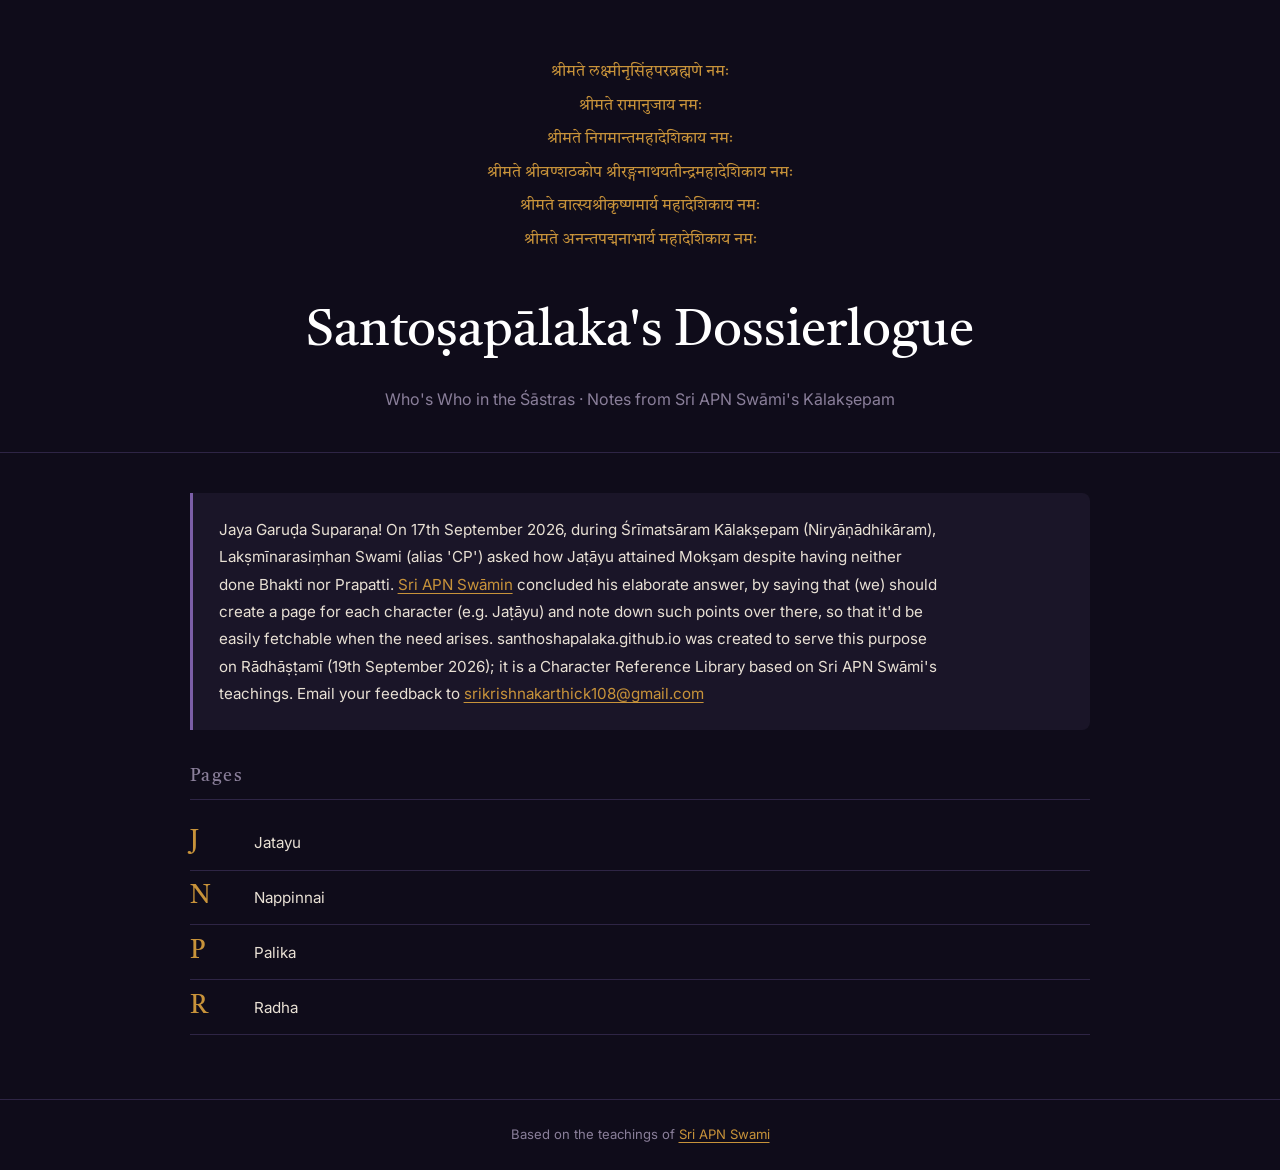
<file: index.html>
<!DOCTYPE html>
<html lang="en">
<head>
  <meta charset="UTF-8" />
  <meta name="viewport" content="width=device-width, initial-scale=1.0" />
  <title>Santoṣapālaka · Śāstric-Character Dossier Library</title>
  <meta name="description" content="Shastric-Character Dossier Library inspired by Sri APN Swāmi's teachings" />
  <link rel="preconnect" href="https://fonts.googleapis.com" />
  <link href="https://fonts.googleapis.com/css2?family=Tiro+Devanagari+Sanskrit:ital@0;1&family=Inter:wght@400;500&display=swap" rel="stylesheet" />
  <link rel="stylesheet" href="style.css" />
</head>
<body>

  <header class="site-header">
    <div class="container">
      <div class="mangalacharanam">
        <p>श्रीमते लक्ष्मीनृसिंहपरब्रह्मणे नमः</p>
        <p>श्रीमते रामानुजाय नमः</p>
        <p>श्रीमते निगमान्तमहादेशिकाय नमः</p>
        <p>श्रीमते श्रीवण्शठकोप श्रीरङ्गनाथयतीन्द्रमहादेशिकाय नमः</p>
        <p>श्रीमते वात्स्यश्रीकृष्णमार्य महादेशिकाय नमः</p>
        <p>श्रीमते अनन्तपद्मनाभार्य महादेशिकाय नमः</p>
      </div>
      <h1 class="site-title">Santoṣapālaka's Dossierlogue</h1>
      <p class="site-sub">Who's Who in the Śāstras · Notes from Sri APN Swāmi's Kālakṣepam</p>
    </div>
  </header>

  <main class="container">

    <section class="about-section">
      <p class="about-text">
        Jaya Garuḍa Suparaṇa! On 17th September 2026, during Śrīmatsāram Kālakṣepam (Niryāṇādhikāram), Lakṣmīnarasiṃhan  Swami (alias 'CP') asked how Jaṭāyu attained Mokṣam despite having neither done Bhakti nor Prapatti. <a href="https://apnswami.wordpress.com/" target="_blank" rel="noopener" class="inline-link">Sri APN Swāmin</a> concluded his elaborate answer, by saying that (we) should create a page for each character (e.g. Jaṭāyu) and note down such points over there, so that it'd be easily fetchable when the need arises. santhoshapalaka.github.io was created to serve this purpose on Rādhāṣṭamī (19th September 2026); it is a Character Reference Library based on Sri APN Swāmi's teachings. Email your feedback to <a href="mailto:srikrishnakarthick108@gmail.com" class="inline-link">srikrishnakarthick108@gmail.com</a>
      </p>
    </section>

    <section class="pages-section">
      <h2 class="pages-heading">Pages</h2>

      <div class="alpha-group">
        <h3 class="alpha-letter">J</h3>
        <ul class="pages-list">
          <li><a href="characters/jatayu.html">Jatayu</a></li>
        </ul>
      </div>

      <div class="alpha-group">
        <h3 class="alpha-letter">N</h3>
        <ul class="pages-list">
          <li><a href="characters/nappinnai.html">Nappinnai</a></li>
        </ul>
      </div>

      <div class="alpha-group">
        <h3 class="alpha-letter">P</h3>
        <ul class="pages-list">
          <li><a href="characters/palika.html">Palika</a></li>
        </ul>
      </div>

      <div class="alpha-group">
        <h3 class="alpha-letter">R</h3>
        <ul class="pages-list">
          <li><a href="characters/radha.html">Radha</a></li>
        </ul>
      </div>

    </section>

  </main>

  <footer class="site-footer">
    <div class="container">
      <p>Based on the teachings of <a href="https://apnswami.wordpress.com/" target="_blank" rel="noopener" class="inline-link">Sri APN Swami</a></p>
    </div>
  </footer>

</body>
</html>
</file>
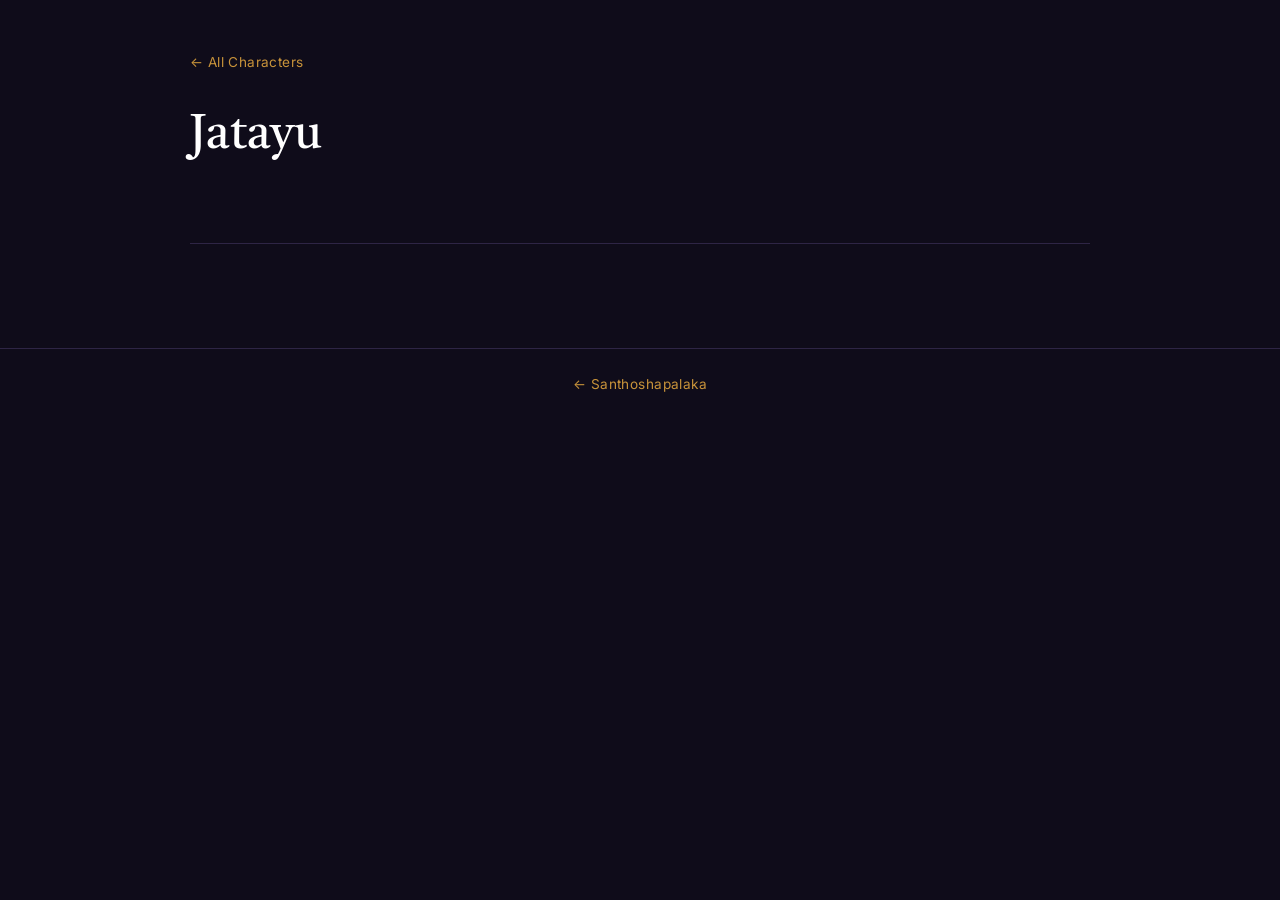
<file: characters/jatayu.html>
<!DOCTYPE html>
<html lang="en">
<head>
  <meta charset="UTF-8" />
  <meta name="viewport" content="width=device-width, initial-scale=1.0" />
  <title>Jatayu · Santhoshapalaka</title>
  <link rel="preconnect" href="https://fonts.googleapis.com" />
  <link href="https://fonts.googleapis.com/css2?family=Tiro+Devanagari+Sanskrit:ital@0;1&family=Inter:wght@400;500&display=swap" rel="stylesheet" />
  <link rel="stylesheet" href="../style.css" />
</head>
<body>
  <main class="container">
    <header class="char-header">
      <a class="back-link" href="../index.html">← All Characters</a>
      <h1>Jatayu</h1>
      <p class="char-tagline">&nbsp;</p>
    </header>
    <div class="char-body">
      <!-- Add content here -->
    </div>
  </main>
  <footer class="site-footer">
    <div class="container">
      <p><a class="back-link" href="../index.html">← Santhoshapalaka</a></p>
    </div>
  </footer>
</body>
</html>
</file>
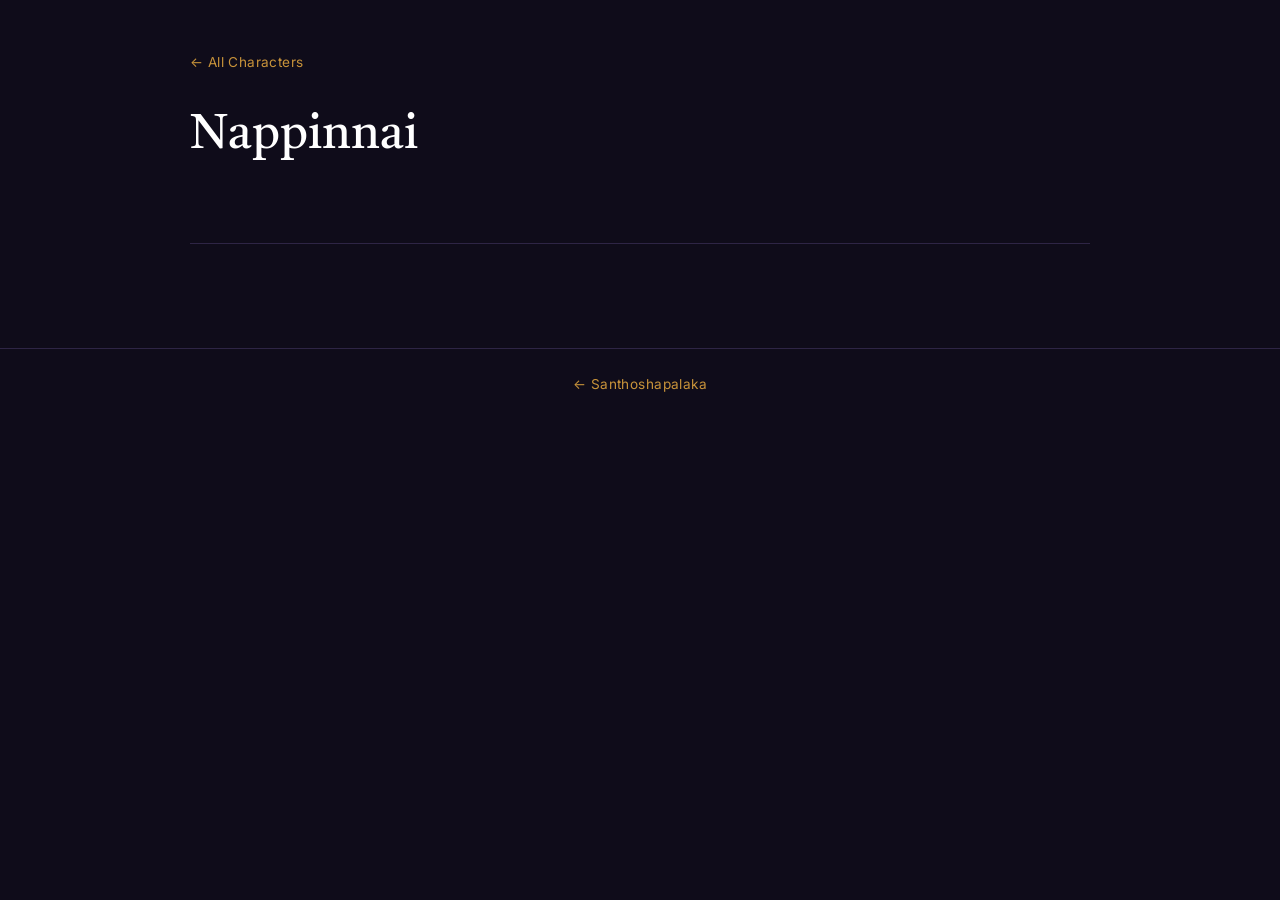
<file: characters/nappinnai.html>
<!DOCTYPE html>
<html lang="en">
<head>
  <meta charset="UTF-8" />
  <meta name="viewport" content="width=device-width, initial-scale=1.0" />
  <title>Nappinnai · Santhoshapalaka</title>
  <link rel="preconnect" href="https://fonts.googleapis.com" />
  <link href="https://fonts.googleapis.com/css2?family=Tiro+Devanagari+Sanskrit:ital@0;1&family=Inter:wght@400;500&display=swap" rel="stylesheet" />
  <link rel="stylesheet" href="../style.css" />
</head>
<body>
  <main class="container">
    <header class="char-header">
      <a class="back-link" href="../index.html">← All Characters</a>
      <h1>Nappinnai</h1>
      <p class="char-tagline">&nbsp;</p>
    </header>
    <div class="char-body">
      <!-- Add content here -->
    </div>
  </main>
  <footer class="site-footer">
    <div class="container">
      <p><a class="back-link" href="../index.html">← Santhoshapalaka</a></p>
    </div>
  </footer>
</body>
</html>
</file>
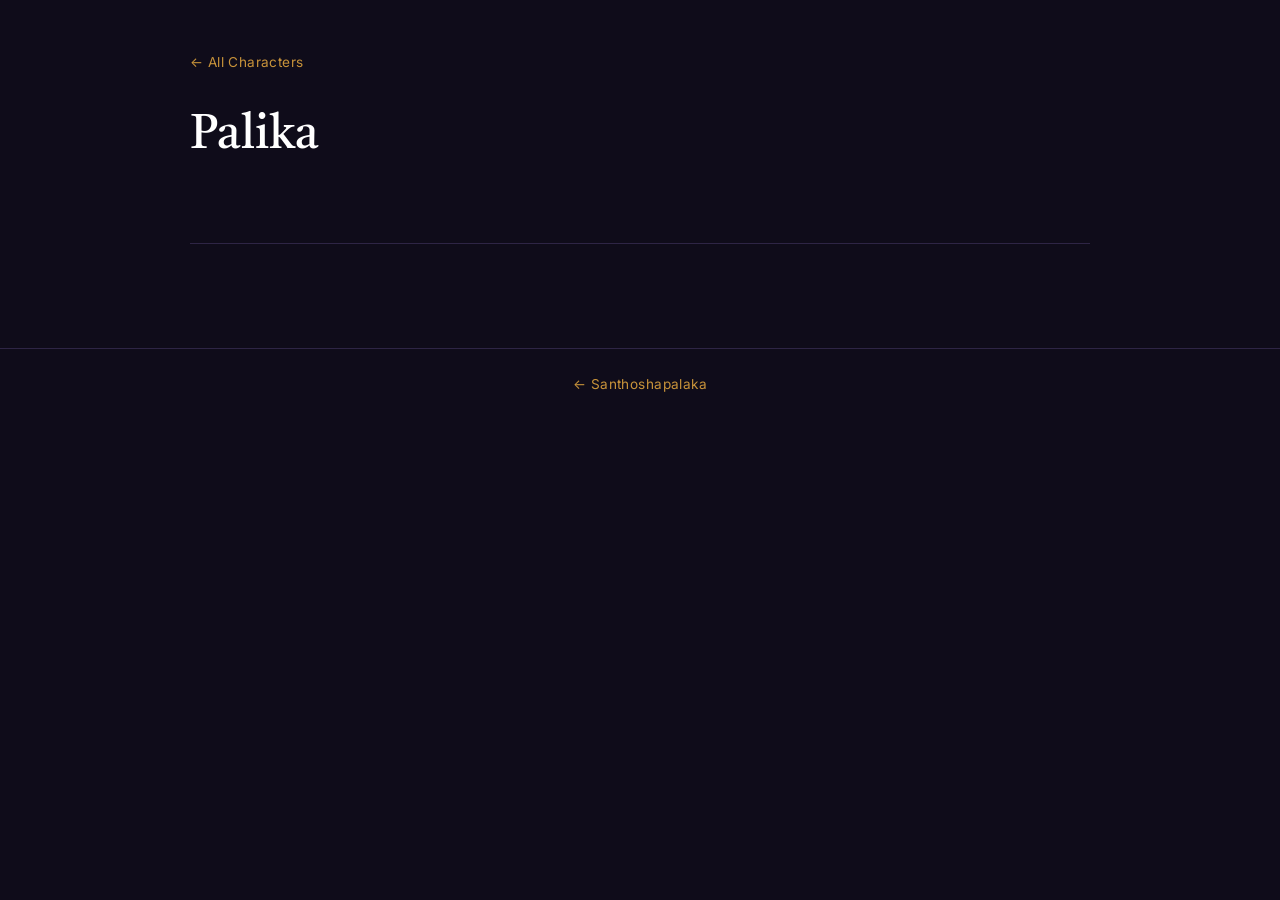
<file: characters/palika.html>
<!DOCTYPE html>
<html lang="en">
<head>
  <meta charset="UTF-8" />
  <meta name="viewport" content="width=device-width, initial-scale=1.0" />
  <title>Palika · Santhoshapalaka</title>
  <link rel="preconnect" href="https://fonts.googleapis.com" />
  <link href="https://fonts.googleapis.com/css2?family=Tiro+Devanagari+Sanskrit:ital@0;1&family=Inter:wght@400;500&display=swap" rel="stylesheet" />
  <link rel="stylesheet" href="../style.css" />
</head>
<body>
  <main class="container">
    <header class="char-header">
      <a class="back-link" href="../index.html">← All Characters</a>
      <h1>Palika</h1>
      <p class="char-tagline">&nbsp;</p>
    </header>
    <div class="char-body">
      <!-- Add content here -->
    </div>
  </main>
  <footer class="site-footer">
    <div class="container">
      <p><a class="back-link" href="../index.html">← Santhoshapalaka</a></p>
    </div>
  </footer>
</body>
</html>
</file>
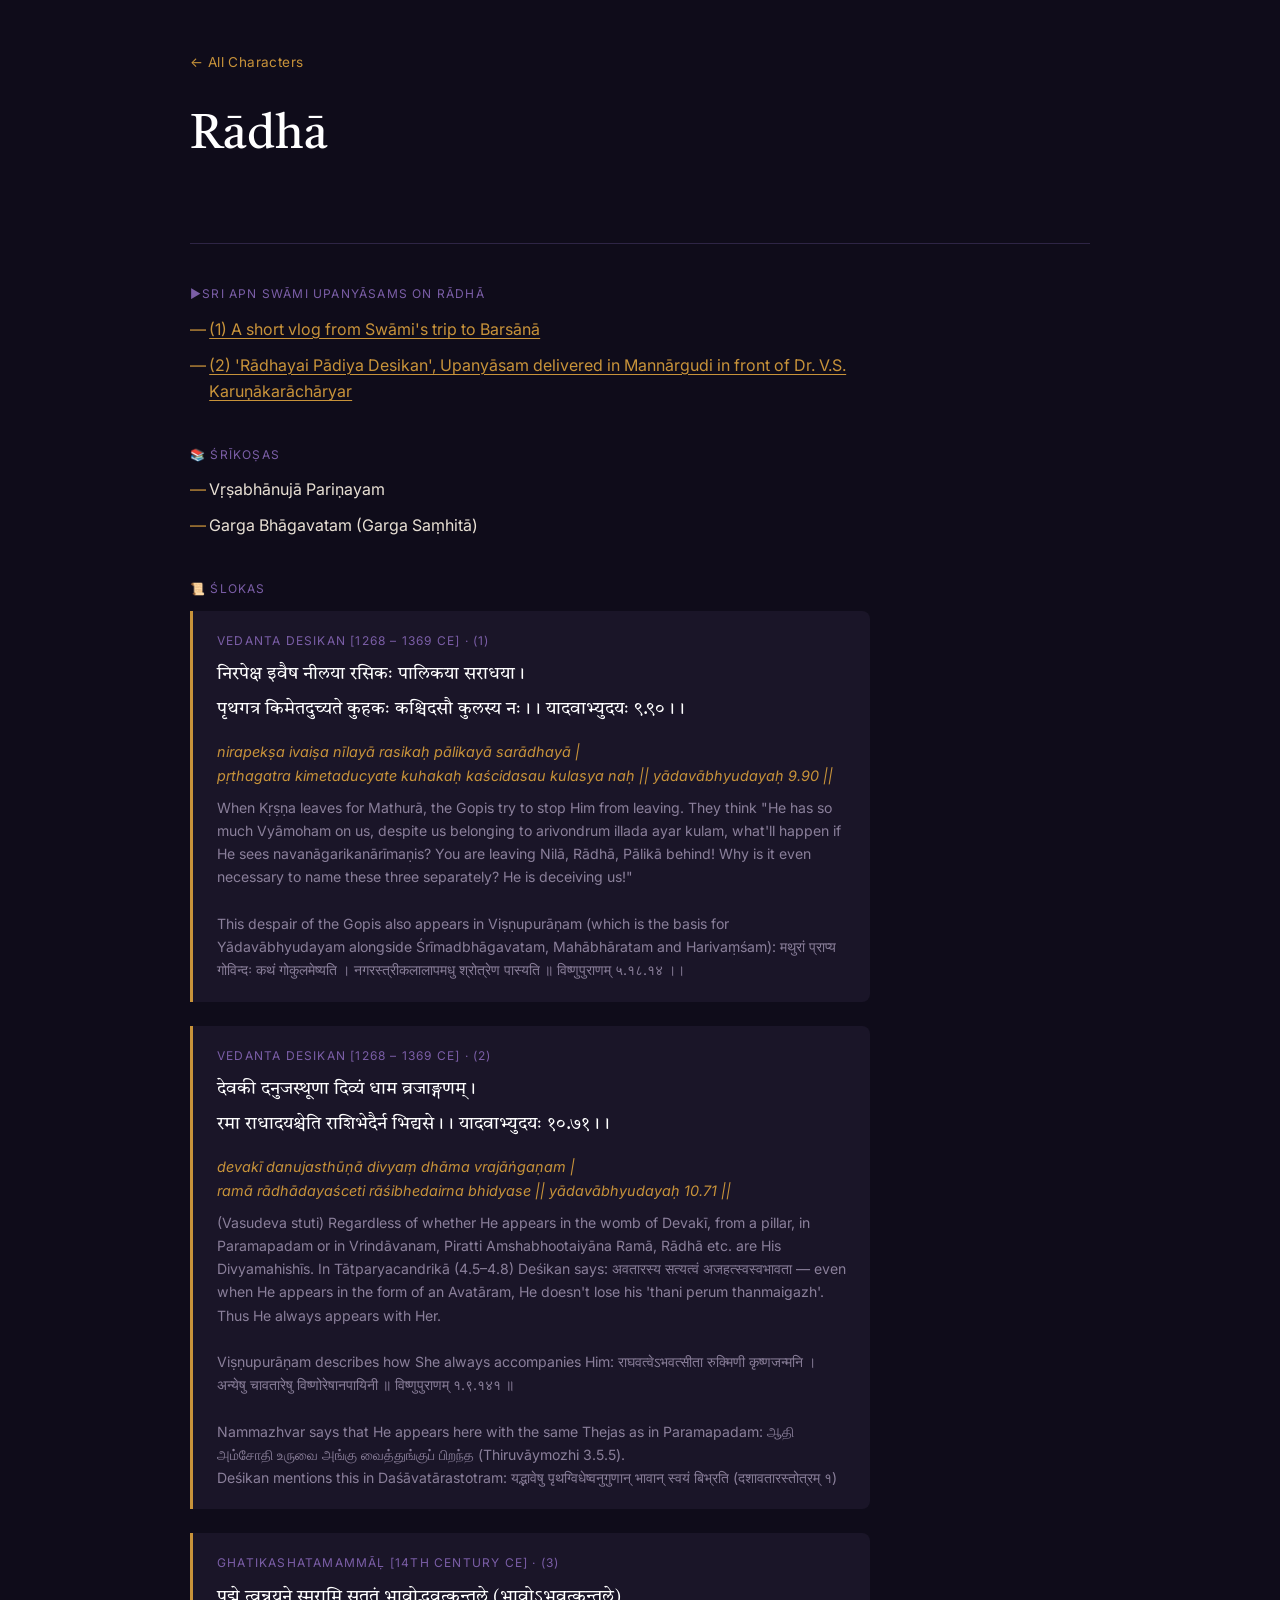
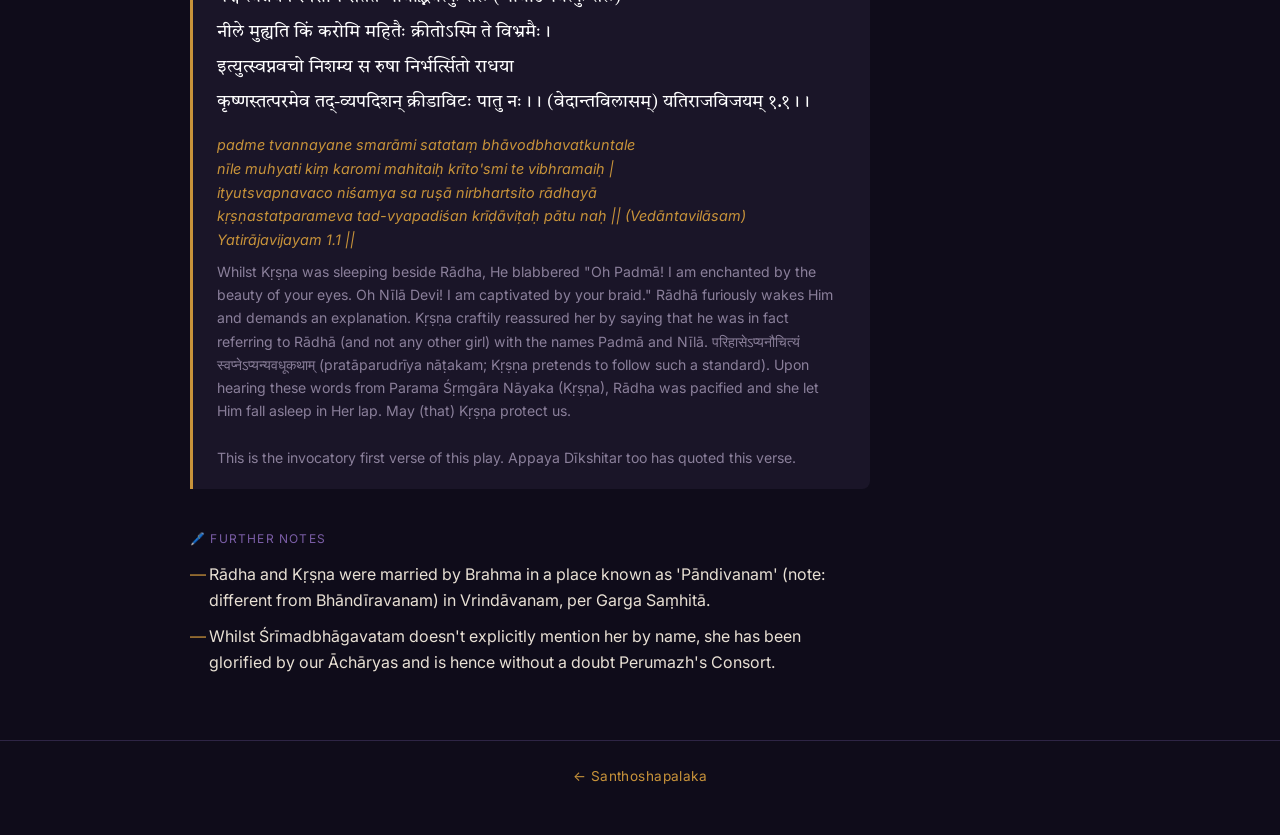
<file: characters/radha.html>
<!DOCTYPE html>
<html lang="en">
<head>
  <meta charset="UTF-8" />
  <meta name="viewport" content="width=device-width, initial-scale=1.0" />
  <title>Rādhā · Santhoshapalaka</title>
  <link rel="preconnect" href="https://fonts.googleapis.com" />
  <link href="https://fonts.googleapis.com/css2?family=Tiro+Devanagari+Sanskrit:ital@0;1&family=Inter:wght@400;500&display=swap" rel="stylesheet" />
  <link rel="stylesheet" href="../style.css" />
</head>
<body>
  <main class="container">
    <header class="char-header">
      <a class="back-link" href="../index.html">← All Characters</a>
      <h1>Rādhā</h1>
      <p class="char-tagline">&nbsp;</p>
    </header>
    <div class="char-body">
            <section>
        <p class="section-label">▶️Sri APN Swāmi Upanyāsams on Rādhā</p>
        <ul class="points">
          <li><a href="https://youtu.be/nr-trlc4yMg?si=d-yq3miMCXzphqVF" target="_blank" rel="noopener" class="inline-link">(1) A short vlog from Swāmi's trip to Barsānā</a></li>
          <li><a href="https://youtu.be/2FraQVCN67s?si=JPBQKI8BaWYE865y" target="_blank" rel="noopener" class="inline-link">(2) 'Rādhayai Pādiya Desikan', Upanyāsam delivered in Mannārgudi in front of Dr. V.S. Karuṇākarāchāryar</a></li>
        </ul>
      </section>

      <section>
        <p class="section-label">📚 Śrīkoṣas</p>
        <ul class="points">
          <li>Vṛṣabhānujā Pariṇayam</li>
          <li> Garga Bhāgavatam (Garga Saṃhitā)</li>
        </ul>
      </section>

      <section>
        <p class="section-label">📜 Ślokas</p>
        <div class="shloka-list">

          <div class="shloka">
            <p class="section-label" style="margin-bottom:0.5rem;">Vedanta Desikan [1268 – 1369 CE] · (1)</p>
            <p class="devanagari">निरपेक्ष इवैष नीलया रसिकः पालिकया सराधया ।<br>पृथगत्र किमेतदुच्यते कुहकः कश्चिदसौ कुलस्य नः ।। यादवाभ्युदयः ९.९० ।।</p>
            <p class="transliteration">nirapekṣa ivaiṣa nīlayā rasikaḥ pālikayā sarādhayā |<br>pṛthagatra kimetaducyate kuhakaḥ kaścidasau kulasya naḥ || yādavābhyudayaḥ 9.90 ||</p>
            <p class="meaning">When Kṛṣṇa leaves for Mathurā, the Gopis try to stop Him from leaving. They think "He has so much Vyāmoham on us, despite us belonging to arivondrum illada ayar kulam, what'll happen if He sees navanāgarikanārīmaṇis? You are leaving Nilā, Rādhā, Pālikā behind! Why is it even necessary to name these three separately? He is deceiving us!"<br><br>This despair of the Gopis also appears in Viṣṇupurāṇam (which is the basis for Yādavābhyudayam alongside Śrīmadbhāgavatam, Mahābhāratam and Harivaṃśam): मथुरां प्राप्य गोविन्दः कथं गोकुलमेष्यति । नगरस्त्रीकलालापमधु श्रोत्रेण पास्यति ॥ विष्णुपुराणम् ५.१८.१४ ।।</p>
          </div>

          <div class="shloka">
            <p class="section-label" style="margin-bottom:0.5rem;">Vedanta Desikan [1268 – 1369 CE] · (2)</p>
            <p class="devanagari">देवकी दनुजस्थूणा दिव्यं धाम व्रजाङ्गणम् ।<br>रमा राधादयश्चेति राशिभेदैर्न भिद्यसे ।। यादवाभ्युदयः १०.७१ ।।</p>
            <p class="transliteration">devakī danujasthūṇā divyaṃ dhāma vrajāṅgaṇam |<br>ramā rādhādayaśceti rāśibhedairna bhidyase || yādavābhyudayaḥ 10.71 ||</p>
            <p class="meaning">(Vasudeva stuti) Regardless of whether He appears in the womb of Devakī, from a pillar, in Paramapadam or in Vrindāvanam, Piratti Amshabhootaiyāna Ramā, Rādhā etc. are His Divyamahishīs. In Tātparyacandrikā (4.5–4.8) Deśikan says: अवतारस्य सत्यत्वं अजहत्स्वस्वभावता — even when He appears in the form of an Avatāram, He doesn't lose his 'thani perum thanmaigazh'. Thus He always appears with Her.<br><br>Viṣṇupurāṇam describes how She always accompanies Him: राघवत्वेऽभवत्सीता रुक्मिणी कृष्णजन्मनि । अन्येषु चावतारेषु विष्णोरेषानपायिनी ॥ विष्णुपुराणम् १.९.१४१ ॥<br><br>Nammazhvar says that He appears here with the same Thejas as in Paramapadam: ஆதி அம்சோதி உருவை அங்கு வைத்துங்குப் பிறந்த (Thiruvāymozhi 3.5.5).<br>Deśikan mentions this in Daśāvatārastotram: यद्भावेषु पृथग्विधेष्वनुगुणान् भावान् स्वयं बिभ्रति (दशावतारस्तोत्रम् १)</p>
          </div>

          <div class="shloka">
            <p class="section-label" style="margin-bottom:0.5rem;">Ghatikashatamammāḷ [14th Century CE] · (3)</p>
            <p class="devanagari">पद्मे त्वन्नयने स्मरामि सततं भावोद्भवत्कुन्तले (भावोऽभवत्कुन्तले)<br>नीले मुह्यति किं करोमि महितैः क्रीतोऽस्मि ते विभ्रमैः ।<br>इत्युत्स्वप्नवचो निशम्य स रुषा निर्भर्त्सितो राधया<br>कृष्णस्तत्परमेव तद्-व्यपदिशन् क्रीडाविटः पातु नः ।। (वेदान्तविलासम्) यतिराजविजयम् १.१ ।।</p>
            <p class="transliteration">padme tvannayane smarāmi satataṃ bhāvodbhavatkuntale<br>nīle muhyati kiṃ karomi mahitaiḥ krīto'smi te vibhramaiḥ |<br>ityutsvapnavaco niśamya sa ruṣā nirbhartsito rādhayā<br>kṛṣṇastatparameva tad-vyapadiśan krīḍāviṭaḥ pātu naḥ || (Vedāntavilāsam) Yatirājavijayam 1.1 ||</p>
            <p class="meaning">Whilst Kṛṣṇa was sleeping beside Rādha, He blabbered "Oh Padmā! I am enchanted by the beauty of your eyes. Oh Nīlā Devi! I am captivated by your braid." Rādhā furiously wakes Him and demands an explanation. Kṛṣṇa craftily reassured her by saying that he was in fact referring to Rādhā (and not any other girl) with the names Padmā and Nīlā. परिहासेऽप्यनौचित्यं स्वप्नेऽप्यन्यवधूकथाम् (pratāparudrīya nāṭakam; Kṛṣṇa pretends to follow such a standard). Upon hearing these words from Parama Śṛṃgāra Nāyaka (Kṛṣṇa), Rādha was pacified and she let Him fall asleep in Her lap. May (that) Kṛṣṇa protect us.<br><br>This is the invocatory first verse of this play. Appaya Dīkshitar too has quoted this verse.</p>
          </div>

        </div>
      </section>

      <section>
        <p class="section-label">🖊️ Further Notes</p>
        <ul class="points">
          <li>Rādha and Kṛṣṇa were married by Brahma in a place known as 'Pāndivanam' (note: different from Bhāndīravanam) in Vrindāvanam, per Garga Saṃhitā.</li>
          <li>Whilst Śrīmadbhāgavatam doesn't explicitly mention her by name, she has been glorified by our Āchāryas and is hence without a doubt Perumazh's Consort.</li>
        </ul>
      </section>
    </div>
  </main>
  <footer class="site-footer">
    <div class="container">
      <p><a class="back-link" href="../index.html">← Santhoshapalaka</a></p>
    </div>
  </footer>
</body>
</html>
</file>
<file: style.css>
/* ── Tokens ───────────────────────────────────── */
:root {
  --bg:        #0f0c1a;
  --surface:   #1a1528;
  --border:    #2e2545;
  --accent:    #c8933a;
  --accent2:   #7b5ea7;
  --text:      #e8e0d4;
  --muted:     #8a7f9a;
  --font-sans: 'Inter', system-ui, sans-serif;
  --font-serif:'Tiro Devanagari Sanskrit', Georgia, serif;
  --max:       900px;
}

/* ── Reset ────────────────────────────────────── */
*, *::before, *::after { box-sizing: border-box; margin: 0; padding: 0; }
html { scroll-behavior: smooth; }

body {
  background: var(--bg);
  color: var(--text);
  font-family: var(--font-sans);
  font-size: 1rem;
  line-height: 1.65;
  min-height: 100vh;
}

/* ── Layout ───────────────────────────────────── */
.container {
  width: min(var(--max), 100% - 2.5rem);
  margin-inline: auto;
}

/* ── Header ───────────────────────────────────── */
.site-header {
  border-bottom: 1px solid var(--border);
  padding: 3.5rem 0 2.5rem;
  text-align: center;
}

.site-eyebrow {
  font-family: var(--font-serif);
  font-size: 1.25rem;
  color: var(--accent);
  letter-spacing: 0.04em;
  margin-bottom: 0.5rem;
}

.site-title {
  font-family: var(--font-serif);
  font-size: clamp(2rem, 5vw, 3.2rem);
  font-weight: 400;
  color: #fff;
  margin-bottom: 0.75rem;
}

.site-sub {
  color: var(--muted);
  max-width: 52ch;
  margin-inline: auto;
}

/* ── Character grid ───────────────────────────── */
.grid {
  display: grid;
  grid-template-columns: repeat(auto-fill, minmax(200px, 1fr));
  gap: 1.25rem;
  padding: 3rem 0;
}

.card {
  display: block;
  background: var(--surface);
  border: 1px solid var(--border);
  border-radius: 10px;
  padding: 1.75rem 1.5rem;
  text-decoration: none;
  color: var(--text);
  transition: border-color .2s, transform .2s;
}
.card:hover {
  border-color: var(--accent);
  transform: translateY(-3px);
}
.card-symbol {
  display: block;
  font-size: 1.8rem;
  margin-bottom: 1rem;
}
.card h2 {
  font-family: var(--font-serif);
  font-size: 1.3rem;
  font-weight: 400;
  color: #fff;
  margin-bottom: 0.4rem;
}
.card p {
  font-size: 0.88rem;
  color: var(--muted);
  line-height: 1.5;
}

/* ── Character page ───────────────────────────── */
.char-header {
  padding: 3rem 0 2rem;
  border-bottom: 1px solid var(--border);
}
.back-link {
  display: inline-block;
  color: var(--accent);
  text-decoration: none;
  font-size: 0.85rem;
  margin-bottom: 1.5rem;
  letter-spacing: 0.03em;
}
.back-link:hover { text-decoration: underline; }

.char-symbol {
  font-size: 2.5rem;
  margin-bottom: 0.75rem;
  display: block;
}
.char-header h1 {
  font-family: var(--font-serif);
  font-size: clamp(2rem, 5vw, 3rem);
  font-weight: 400;
  color: #fff;
  margin-bottom: 0.5rem;
}
.char-tagline {
  color: var(--muted);
  max-width: 58ch;
}

/* ── Sections ─────────────────────────────────── */
.char-body {
  padding: 2.5rem 0 4rem;
  display: flex;
  flex-direction: column;
  gap: 2.5rem;
}

.section-label {
  font-size: 0.75rem;
  letter-spacing: 0.1em;
  color: var(--accent2);
  text-transform: uppercase;
  margin-bottom: 0.75rem;
}

.section-label + p,
.section-label + ul {
  max-width: 66ch;
}

ul.points {
  list-style: none;
  display: flex;
  flex-direction: column;
  gap: 0.6rem;
}
ul.points li {
  padding-left: 1.2rem;
  position: relative;
  color: var(--text);
}
ul.points li::before {
  content: '—';
  position: absolute;
  left: 0;
  color: var(--accent);
}

/* ── Shloka block ─────────────────────────────── */
.shloka-list {
  display: flex;
  flex-direction: column;
  gap: 1.5rem;
}
.shloka {
  background: var(--surface);
  border-left: 3px solid var(--accent);
  border-radius: 0 8px 8px 0;
  padding: 1.25rem 1.5rem;
  max-width: 68ch;
}
.shloka .devanagari {
  font-family: var(--font-serif);
  font-size: 1.15rem;
  line-height: 1.9;
  color: #fff;
  margin-bottom: 0.75rem;
}
.shloka .transliteration {
  font-style: italic;
  color: var(--accent);
  font-size: 0.9rem;
  margin-bottom: 0.5rem;
}
.shloka .meaning {
  font-size: 0.88rem;
  color: var(--muted);
}

/* ── Mangalacharanam block ────────────────────── */
.mangalacharanam {
  font-family: var(--font-serif);
  font-size: 1rem;
  line-height: 2.1;
  color: var(--accent);
  margin-bottom: 2rem;
  text-align: center;
}
.mangalacharanam p { margin: 0; }

/* ── About section ────────────────────────────── */
.about-section {
  border-left: 3px solid var(--accent2);
  background: var(--surface);
  border-radius: 0 8px 8px 0;
  padding: 1.4rem 1.6rem;
  margin: 2.5rem 0 2rem;
}
.about-text {
  font-size: 0.95rem;
  line-height: 1.8;
  color: var(--text);
  max-width: 72ch;
}
.inline-link {
  color: var(--accent);
  text-decoration: underline;
  text-underline-offset: 3px;
}
.inline-link:hover { color: #fff; }

/* ── Pages list ───────────────────────────────── */
.pages-section {
  padding-bottom: 4rem;
}
.pages-heading {
  font-family: var(--font-serif);
  font-size: 1.1rem;
  font-weight: 400;
  color: var(--muted);
  letter-spacing: 0.08em;
  margin-bottom: 1rem;
  padding-bottom: 0.5rem;
  border-bottom: 1px solid var(--border);
}
.alpha-group {
  display: flex;
  gap: 1.5rem;
  align-items: baseline;
  border-bottom: 1px solid var(--border);
  padding: 0.6rem 0;
}

.alpha-letter {
  font-family: var(--font-serif);
  font-size: 1.6rem;
  font-weight: 400;
  color: var(--accent);
  min-width: 2rem;
  line-height: 1;
  flex-shrink: 0;
}

.pages-list {
  list-style: none;
  display: flex;
  flex-wrap: wrap;
  gap: 0.25rem 0;
  flex-direction: column;
}
.pages-list li a {
  display: inline-block;
  padding: 0.3rem 0.5rem;
  color: var(--text);
  text-decoration: none;
  font-size: 0.95rem;
  border-radius: 4px;
  transition: color .15s, background .15s;
}
.pages-list li a:hover {
  color: var(--accent);
  background: var(--surface);
}

/* ── Footer ───────────────────────────────────── */
.site-footer {
  border-top: 1px solid var(--border);
  padding: 1.5rem 0;
  text-align: center;
  font-size: 0.82rem;
  color: var(--muted);
}
.site-footer code {
  background: var(--surface);
  border: 1px solid var(--border);
  border-radius: 4px;
  padding: 0.1em 0.4em;
  font-size: 0.8rem;
  color: var(--accent);
}
</file>
